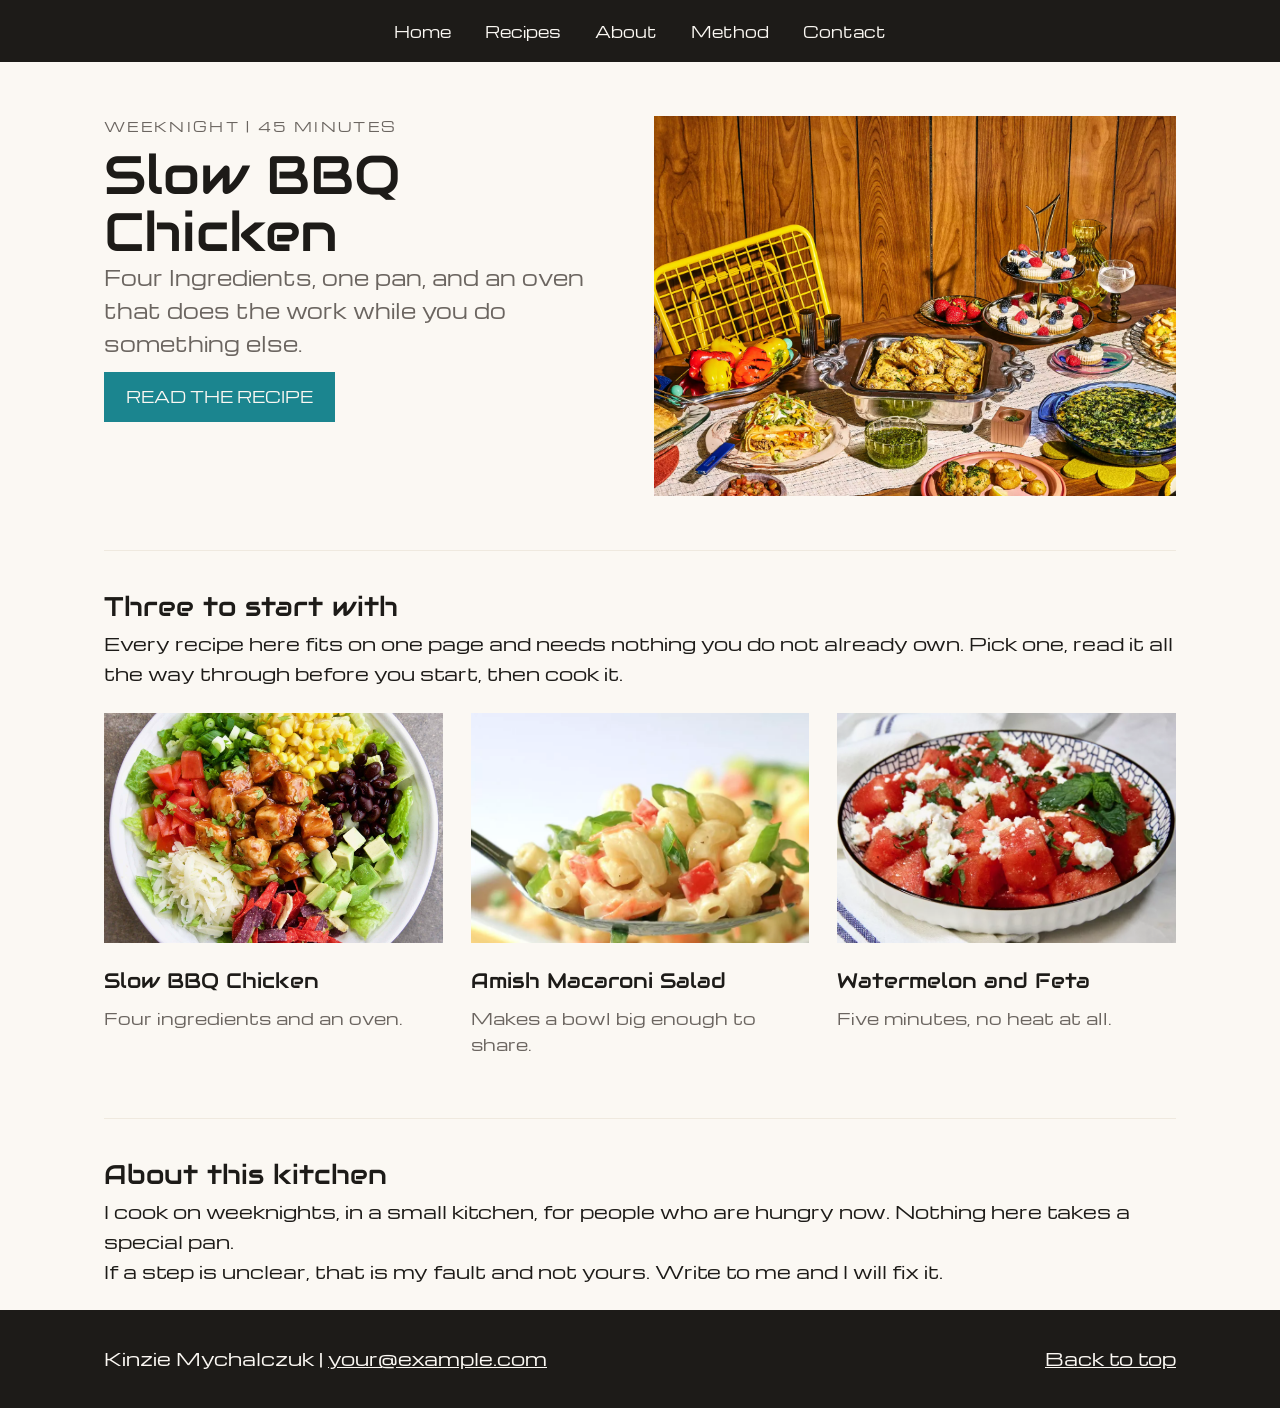
<file: index.html>
<!DOCTYPE html>
<html lang="en">
<head>
    <meta charset="UTF-8">
    <meta name="viewport" content="width=device-width, initial-scale=1.0">
    <title>Kay's Kitchen</title>

    <link rel="preconnect" href="https://fonts.googleapis.com">
    <link rel="preconnect" href="https://fonts.gstatic.com" crossorigin>
    <link href="https://fonts.googleapis.com/css2?family=Audiowide&family=Michroma&display=swap" rel="stylesheet">
   
    <link rel="stylesheet" href="css/styles.css">
</head>
<body id="top">
   <nav class="site-nav">
        <ul>
            <li><a href="index.html">Home</a></li>
            <li><a href="#recipes">Recipes</a></li>
            <li><a href="#about">About</a></li>
            <li><a href="#method">Method</a></li>
            <li><a href="mailto:email@example.com">Contact</a></li>
        </ul>
   </nav>

   <main>
        <header class="hero">
            <div>
            <p class="eyebrow">Weeknight | 45 minutes</p>
            <h1>Slow BBQ Chicken</h1>
            <p class="lede">Four Ingredients, one pan, and an oven that 
                does the work while you do something else.</p>
                <a class="button" href="recipes/bbq-chicken.html">Read the recipe</a>
            </div>
            <img src="images/homepage.webp" alt="A plate of BBQ chicken">
        </header>

        <section class="section-head" id="cards">
            <h2>Three to start with</h2>
            <p>Every recipe here fits on one page and needs nothing you 
                do not already own. Pick one, read it all the way through 
                before you start, then cook it.</p>
        </section>

        <section class="cards">
            <article class="card">
                <img src="images/bbq-chicken-card.jpeg" alt="BBQ chicken thighs">
                <h3>Slow BBQ Chicken</h3>
                <p>Four ingredients and an oven.</p>
            </article>
            <article class="card">
                <img src="images/amish-macaroni-salad-card.webp" alt="A bowl of macaroni salad">
                <h3>Amish Macaroni Salad</h3>
                <p>Makes a bowl big enough to share.</p>
            </article>
            <article class="card">
                <img src="images/Watermelon-salad-card.webp" alt="Watermelon with feta and mint">
                <h3>Watermelon and Feta</h3>
                <p>Five minutes, no heat at all.</p>
            </article>
        </section>

        <section class="section-head" id="about">
            <h2>About this kitchen</h2>
            <p>I cook on weeknights, in a small kitchen, for people who 
                are hungry now. Nothing here takes a special pan.</p>
            <p>If a step is unclear, that is my fault and not yours. 
                Write to me and I will fix it.</p>
        </section>
   </main>

   <footer class="site-footer">
        <div class="inner">
            <p>Kinzie Mychalczuk | <a href="mailto:email@example.com">your@example.com</a></p>
            <p class="right"><a href="#top">Back to top</a></p>
        </div>
   </footer>
</body>
</html>
</file>
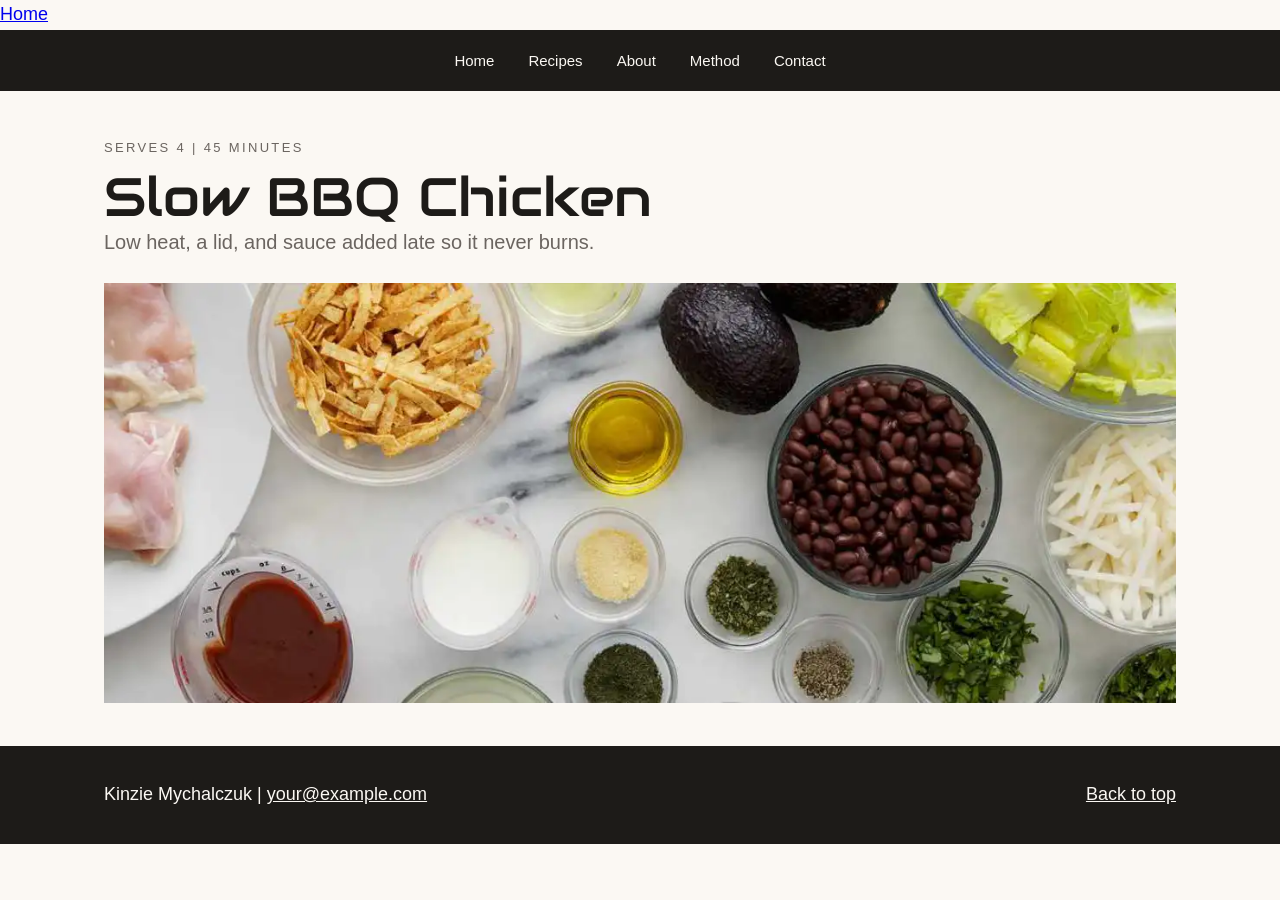
<file: bbq-chicken.html>
<!DOCTYPE html>
<html lang="en">
<head>
    <meta charset="UTF-8">
    <meta name="viewport" content="width=device-width, initial-scale=1.0">
    <title>Document</title>

    <link rel="preconnect" href="https://fonts.googleapis.com">
    <link rel="preconnect" href="https://fonts.gstatic.com" crossorigin>
    <link href="https://fonts.googleapis.com/css2?family=Audiowide&display=swap" rel="stylesheet">
   
    <link rel="stylesheet" href="css/styles.css">
    <a href="../index.html">Home</a>
</head>
<body id="top">
   <nav class="site-nav">
        <ul>
            <li><a href="index.html">Home</a></li>
            <li><a href="#recipes">Recipes</a></li>
            <li><a href="#about">About</a></li>
            <li><a href="#method">Method</a></li>
            <li><a href="mailto:email@example.com">Contact</a></li>
        </ul>
   </nav>

   <main>
        <header class="recipe-hero">
            <p class="eyebrow">Serves 4 | 45 minutes</p>
            <h1>Slow BBQ Chicken</h1>
            <p class="lede">Low heat, a lid, and sauce added late so it never burns.</p>
            <img src="images/bbq-chicken-banner.webp" alt="A tray of BBQ chicken">
        </header>
   </main>

   <footer class="site-footer">
        <div class="inner">
            <p>Kinzie Mychalczuk | <a href="mailto:email@example.com">your@example.com</a></p>
            <p class="right"><a href="#top">Back to top</a></p>
        </div>
   </footer>
</body>
</html>
</file>
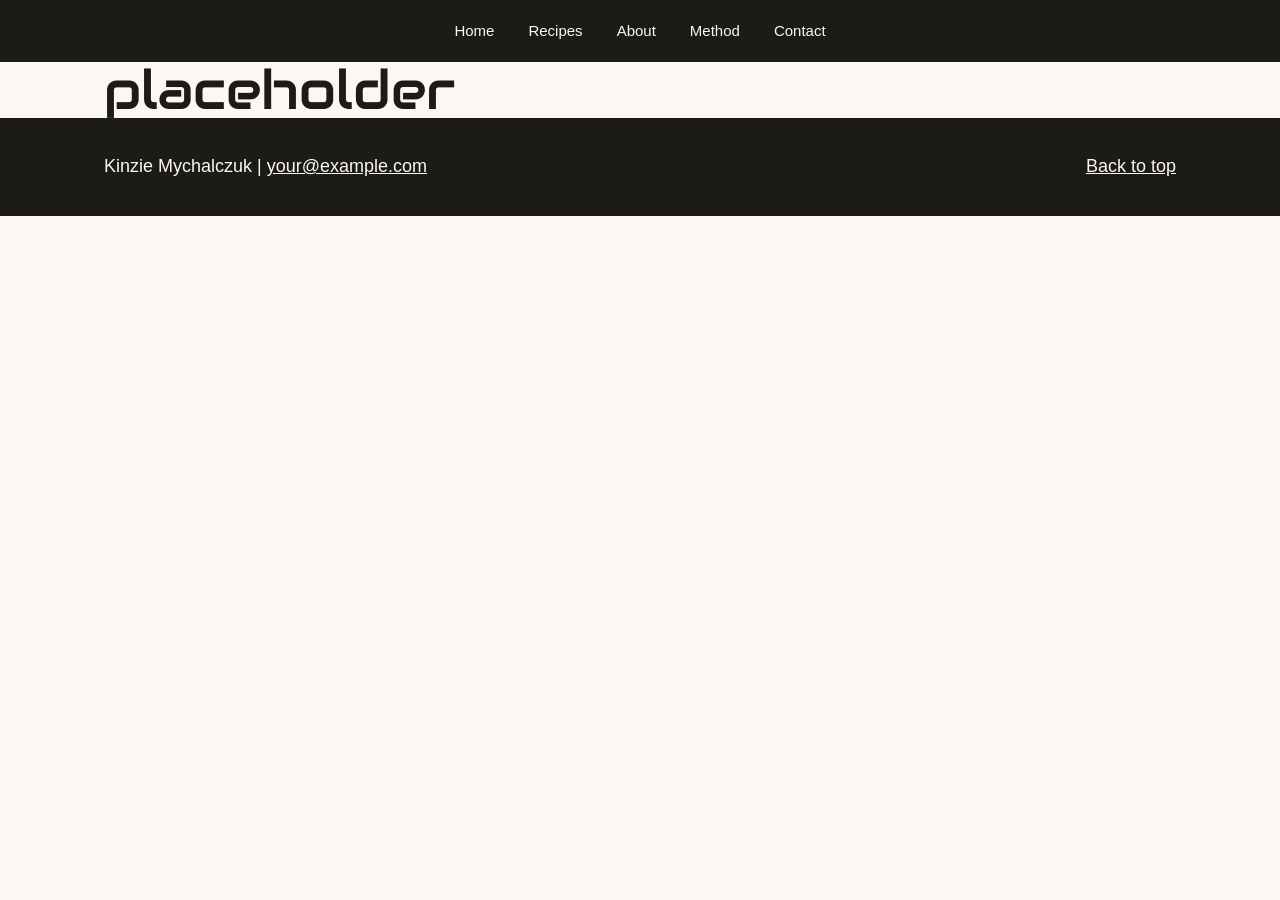
<file: template.html>
<!DOCTYPE html>
<html lang="en">
<head>
    <meta charset="UTF-8">
    <meta name="viewport" content="width=device-width, initial-scale=1.0">
    <title>Document</title>

    <link rel="preconnect" href="https://fonts.googleapis.com">
    <link rel="preconnect" href="https://fonts.gstatic.com" crossorigin>
    <link href="https://fonts.googleapis.com/css2?family=Audiowide&display=swap" rel="stylesheet">
   
    <link rel="stylesheet" href="css/styles.css">
</head>
<body id="top">
   <nav class="site-nav">
        <ul>
            <li><a href="index.html">Home</a></li>
            <li><a href="#recipes">Recipes</a></li>
            <li><a href="#about">About</a></li>
            <li><a href="#method">Method</a></li>
            <li><a href="mailto:email@example.com">Contact</a></li>
        </ul>
   </nav>

   <main>
        <h1>placeholder</h1>
   </main>

   <footer class="site-footer">
        <div class="inner">
            <p>Kinzie Mychalczuk | <a href="mailto:email@example.com">your@example.com</a></p>
            <p class="right"><a href="#top">Back to top</a></p>
        </div>
   </footer>
</body>
</html>
</file>
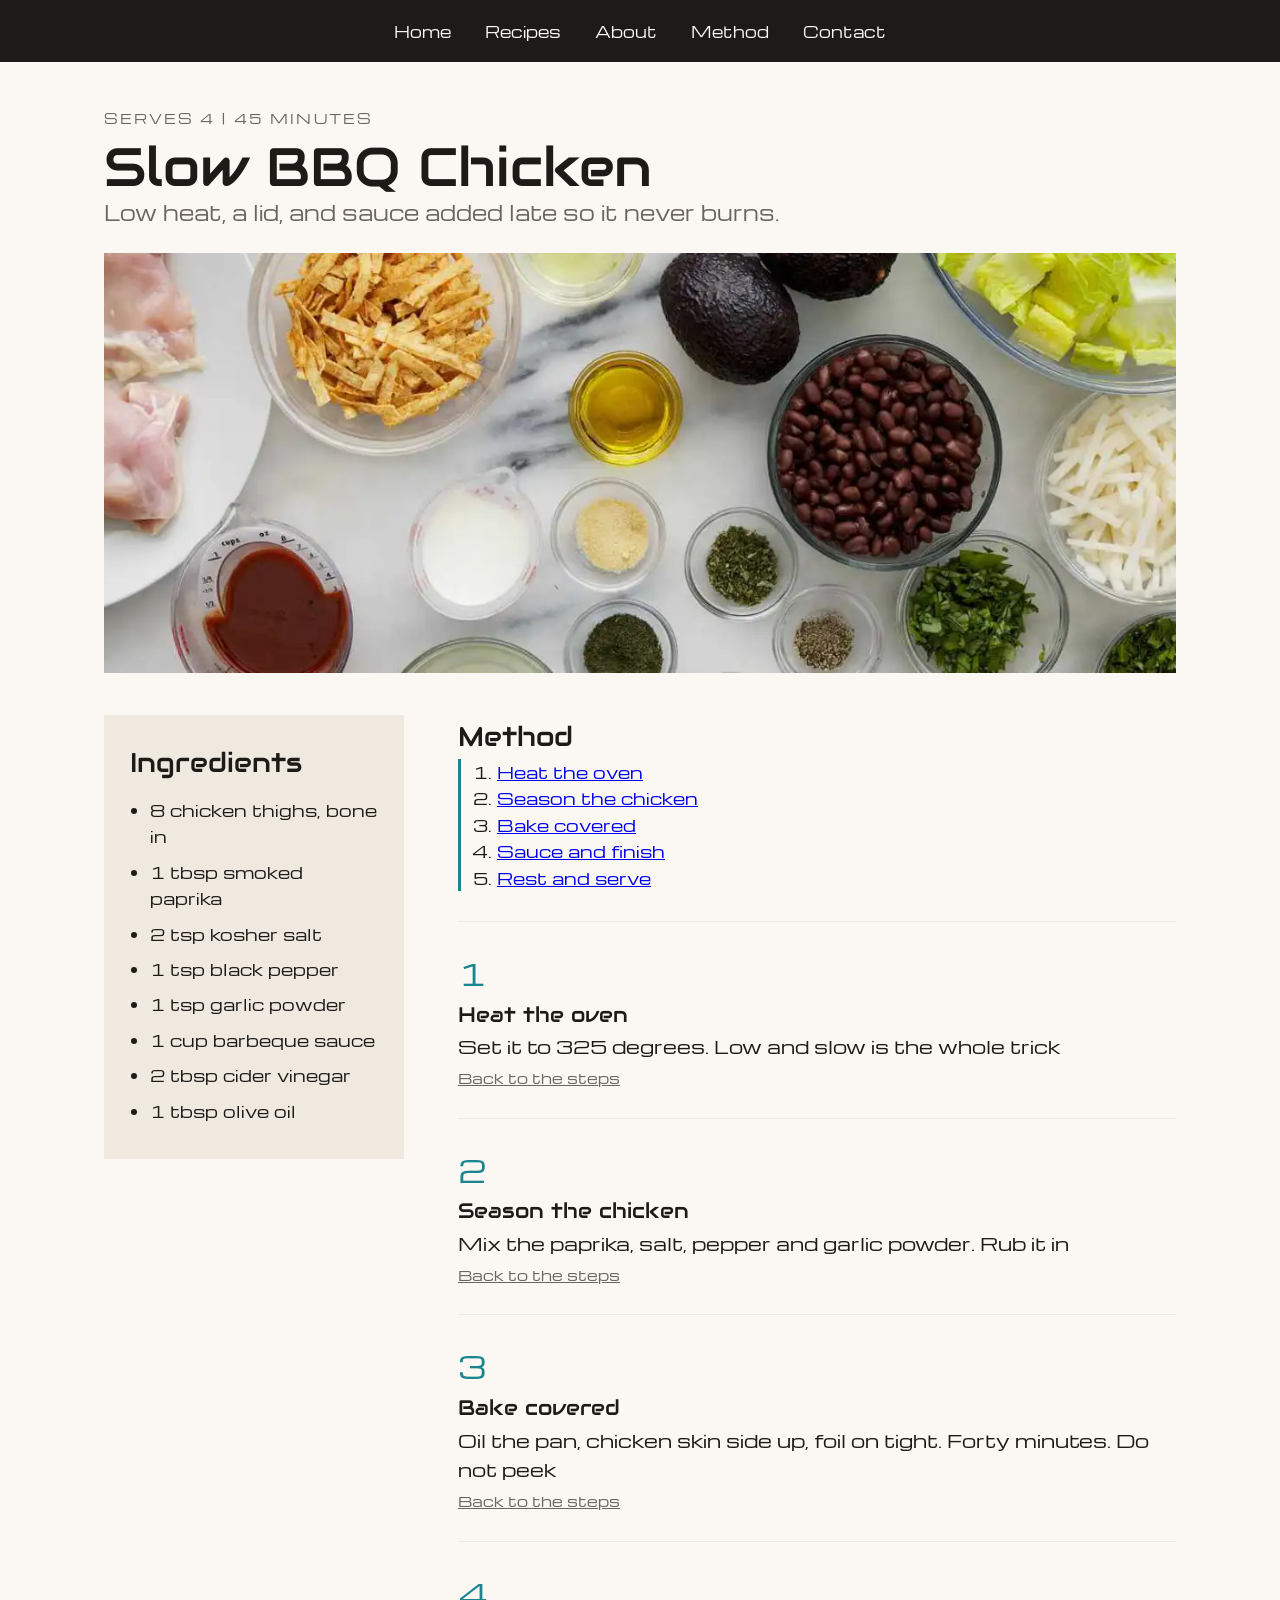
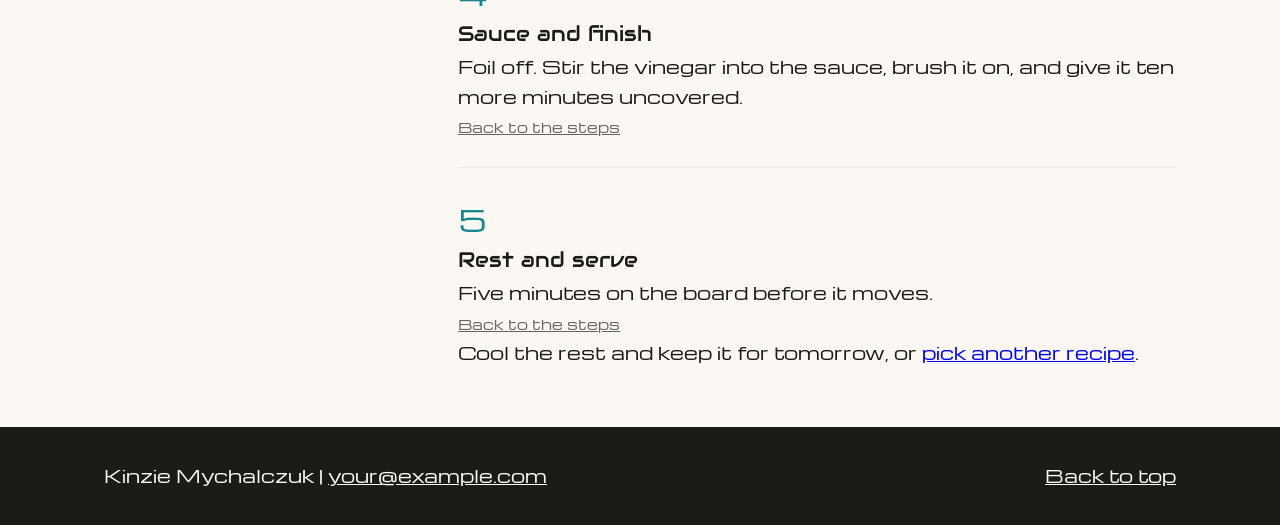
<file: recipes/bbq-chicken.html>
<!DOCTYPE html>
<html lang="en">
<head>
    <meta charset="UTF-8">
    <meta name="viewport" content="width=device-width, initial-scale=1.0">
    <title>Slow BBQ Chicken | Kay's Kitchen</title>

    <link rel="preconnect" href="https://fonts.googleapis.com">
    <link rel="preconnect" href="https://fonts.gstatic.com" crossorigin>
    <link href="https://fonts.googleapis.com/css2?family=Audiowide&family=Michroma&display=swap" rel="stylesheet">
   
    <link rel="stylesheet" href="../css/styles.css">
</head>
<body id="top">
   <nav class="site-nav">
        <ul>
            <li><a href="../index.html">Home</a></li>
            <li><a href="#recipes">Recipes</a></li>
            <li><a href="#about">About</a></li>
            <li><a href="#method">Method</a></li>
            <li><a href="mailto:email@example.com">Contact</a></li>
        </ul>
   </nav>

   <main>
        <header class="recipe-hero">
            <p class="eyebrow">Serves 4 | 45 minutes</p>
            <h1>Slow BBQ Chicken</h1>
            <p class="lede">Low heat, a lid, and sauce added late so it never burns.</p>
            <img src="../images/bbq-chicken-banner.webp" alt="A tray of BBQ chicken">
        </header>
        <div class="recipe-body">
            <aside class="ingredients">
                <h2>Ingredients</h2>
                <ul>
                    <li>8 chicken thighs, bone in</li>
                    <li>1 tbsp smoked paprika</li>
                    <li>2 tsp kosher salt</li>
                    <li>1 tsp black pepper</li>
                    <li>1 tsp garlic powder</li>
                    <li>1 cup barbeque sauce</li>
                    <li>2 tbsp cider vinegar</li>
                    <li>1 tbsp olive oil</li>
                </ul>
            </aside>
            <section id="method">
                <h2>Method</h2>
                <nav class="jump">
                    <ol>
                        <li><a href="#step-1">Heat the oven</a></li>
                        <li><a href="#step-2">Season the chicken</a></li>
                        <li><a href="#step-3">Bake covered</a></li>
                        <li><a href="#step-4">Sauce and finish</a></li>
                        <li><a href="#step-5">Rest and serve</a></li>
                    </ol>
                </nav>
                <article class="step" id="step-1">
                    <span class="num">1</span>
                    <h3>Heat the oven</h3>
                    <p>Set it to 325 degrees. Low and slow is the whole trick</p>
                    <p><a class="back" href="#method">Back to the steps</a></p>
                </article>
                <article class="step" id="step-2">
                    <span class="num">2</span>
                    <h3>Season the chicken</h3>
                    <p>Mix the paprika, salt, pepper and garlic powder. Rub it in</p>
                    <p><a class="back" href="#method">Back to the steps</a></p>
                </article>
                <article class="step" id="step-3">
                    <span class="num">3</span>
                    <h3>Bake covered</h3>
                    <p>Oil the pan, chicken skin side up, foil on tight. Forty minutes. Do not peek</p>
                    <p><a class="back" href="#method">Back to the steps</a></p>
                </article>
                <article class="step" id="step-4">
                    <span class="num">4</span>
                    <h3>Sauce and finish</h3>
                    <p>Foil off. Stir the vinegar into the sauce, brush it on, and give it ten more minutes uncovered.</p>
                    <p><a class="back" href="#method">Back to the steps</a></p>
                </article>
                <article class="step" id="step-5">
                    <span class="num">5</span>
                    <h3>Rest and serve</h3>
                    <p>Five minutes on the board before it moves.</p>
                    <p><a class="back" href="#method">Back to the steps</a></p>
                    <p>Cool the rest and keep it for tomorrow, or <a href="../index.html#cards">pick another recipe</a>.</p>
                </article>
            </section>
            
        </div>
   </main>

   <footer class="site-footer">
        <div class="inner">
            <p>Kinzie Mychalczuk | <a href="mailto:email@example.com">your@example.com</a></p>
            <p class="right"><a href="#top">Back to top</a></p>
        </div>
   </footer>
</body>
</html>
</file>
<file: css/styles.css>
* {
    box-sizing: border-box;
    padding: 0px;
    margin: 0px;
}

body {
    background-color: #fbf8f3;
    color: #1d1b18;
    font-family: "Michroma", Helvetica, sans-serif;
    font-size: 18px;
    line-height: 1.65;
}

h1, h2, h3 {
    font-family: "Audiowide", Georgia, 'Times New Roman', Times, serif, sans-serif;
    font-weight: 400;
}

h1 {
    font-size: 54px;
    line-height: 1.05;
}

.eyebrow {
    font-size: 13px;
    letter-spacing: 0.18em;
    text-transform: uppercase;
    color: #6b6560;
    margin-bottom: 10px;
}

.lede {
    font-size: 20px;
    color: #6b6560;
}

.button {
    display: inline-block;
    margin-top: 12px;
    background: #1b858f;
    color: #fbf8f3;
    text-decoration: none;
    padding: 13px 22px;
    font-size: 15px;
    text-transform: uppercase;
}

.site-nav {
    background: #1d1b18;
}
.site-nav ul {
    list-style: none;
    display: grid;
    grid-template: auto / auto auto auto auto auto;
    gap: 34px;
    width: max-content;
    margin: 0px auto;
    padding: 16px 24px;
}
.site-nav a {
    color: #fbf8f3;
    text-decoration: none;
    font-size: 15px;
}

main {
    max-width: 1120px;
    margin: 0px auto;
    padding: 0px 24px;
}

.hero {
    display: grid;
    grid-template: auto / 1fr 1fr;
    gap: 28px;
    padding: 54px 0;
}
.hero img {
    width: 100%;
    height: 380px;
    object-fit: cover;
}

.section-head {
    border-top: 1px solid #efe9df;
    padding: 34px 0 24px;
}
.section-head p {
    max-width: 68ch;
}

.cards {
    display: grid;
    grid-template: auto / 1fr 1fr 1fr;
    gap: 28px;
    padding-bottom: 60px;
}
.card img {
    width: 100%;
    height: 230px;
    object-fit: cover;
}
.card h3 {
    margin: 14px 0 6px;
}
.card p {
    font-size: 16px;
    color: #6b6560;
}

.site-footer {
    background: #1d1b18;
    color: #fbf8f3;
}
.site-footer .inner {
    display: grid;
    grid-template: auto / 1fr 1fr;
    max-width: 1120px;
    margin: 0px auto;
    padding: 34px 24px;
}
.site-footer a {
    color: #fbf8f3;
}
.site-footer .right {
    text-align: right;
}

.recipe-hero {
    padding: 46px 0 34px;
}
.recipe-hero img {
    width: 100%;
    height: 420px;
    object-fit: cover;
    margin-top: 24px;
}
.recipe-body {
    display: grid;
    grid-template: auto / 300px 1fr;
    gap: 54px;
    padding-bottom: 60px;
}

.ingredients {
    background: #efe9df;
    padding: 26px;
    align-self: start;
}
.ingredients ul {
    margin: 12px 0 0 20px;
}
.ingredients li {
    margin-bottom: 9px;
    font-size: 16px;
}

.jump {
    border-left: 3px solid #1b858f;
    padding-left: 18px;
    margin-bottom: 30px;
}
.jump ol {
    margin-left: 18px;
}
.jump li {
    font-size: 16px;
}

.step {
    border-top: 1px solid #efe9df;
    padding-top: 26px;
    margin-top: 26px;
}
.step .num {
    display: block;
    font-size: 30px;
    color: #1b858f;
}
.back {
    font-size: 14px;
    color: #6b6560;
}
</file>
